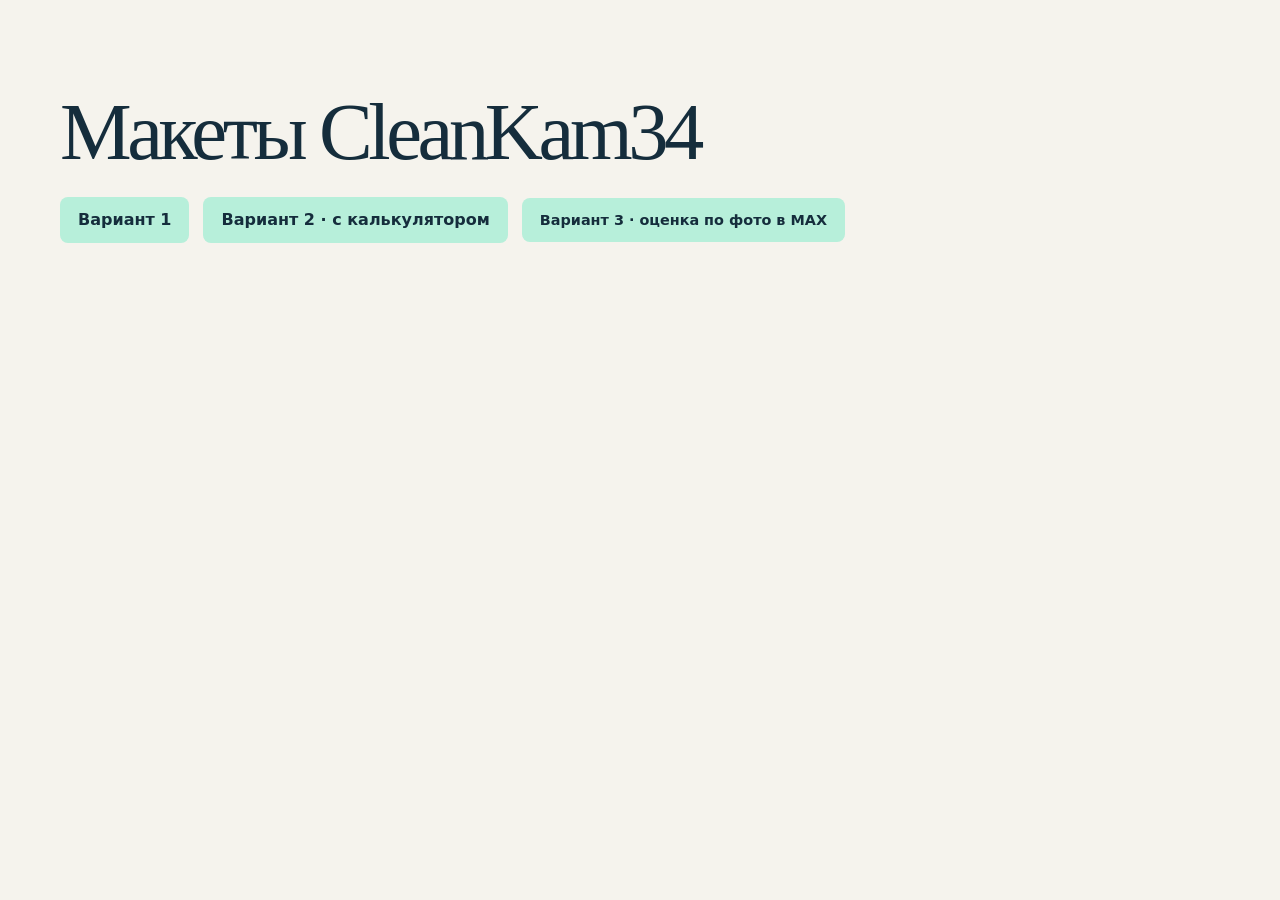
<file: index.html>
<!doctype html>
<html lang="ru">
<meta charset="utf-8">
<meta name="viewport" content="width=device-width, initial-scale=1">
<title>CleanKam34 — три макета</title>
<link rel="stylesheet" href="variant-2/styles.css">
<main class="shell section">
  <h1>Макеты CleanKam34</h1>
  <div class="actions">
    <a class="pill primary" href="variant-1/">Вариант 1</a>
    <a class="pill primary" href="variant-2/">Вариант 2 · с калькулятором</a>
    <a class="pill primary" href="variant-3/">Вариант 3 · оценка по фото в MAX</a>
  </div>
</main>
</html>
</file>
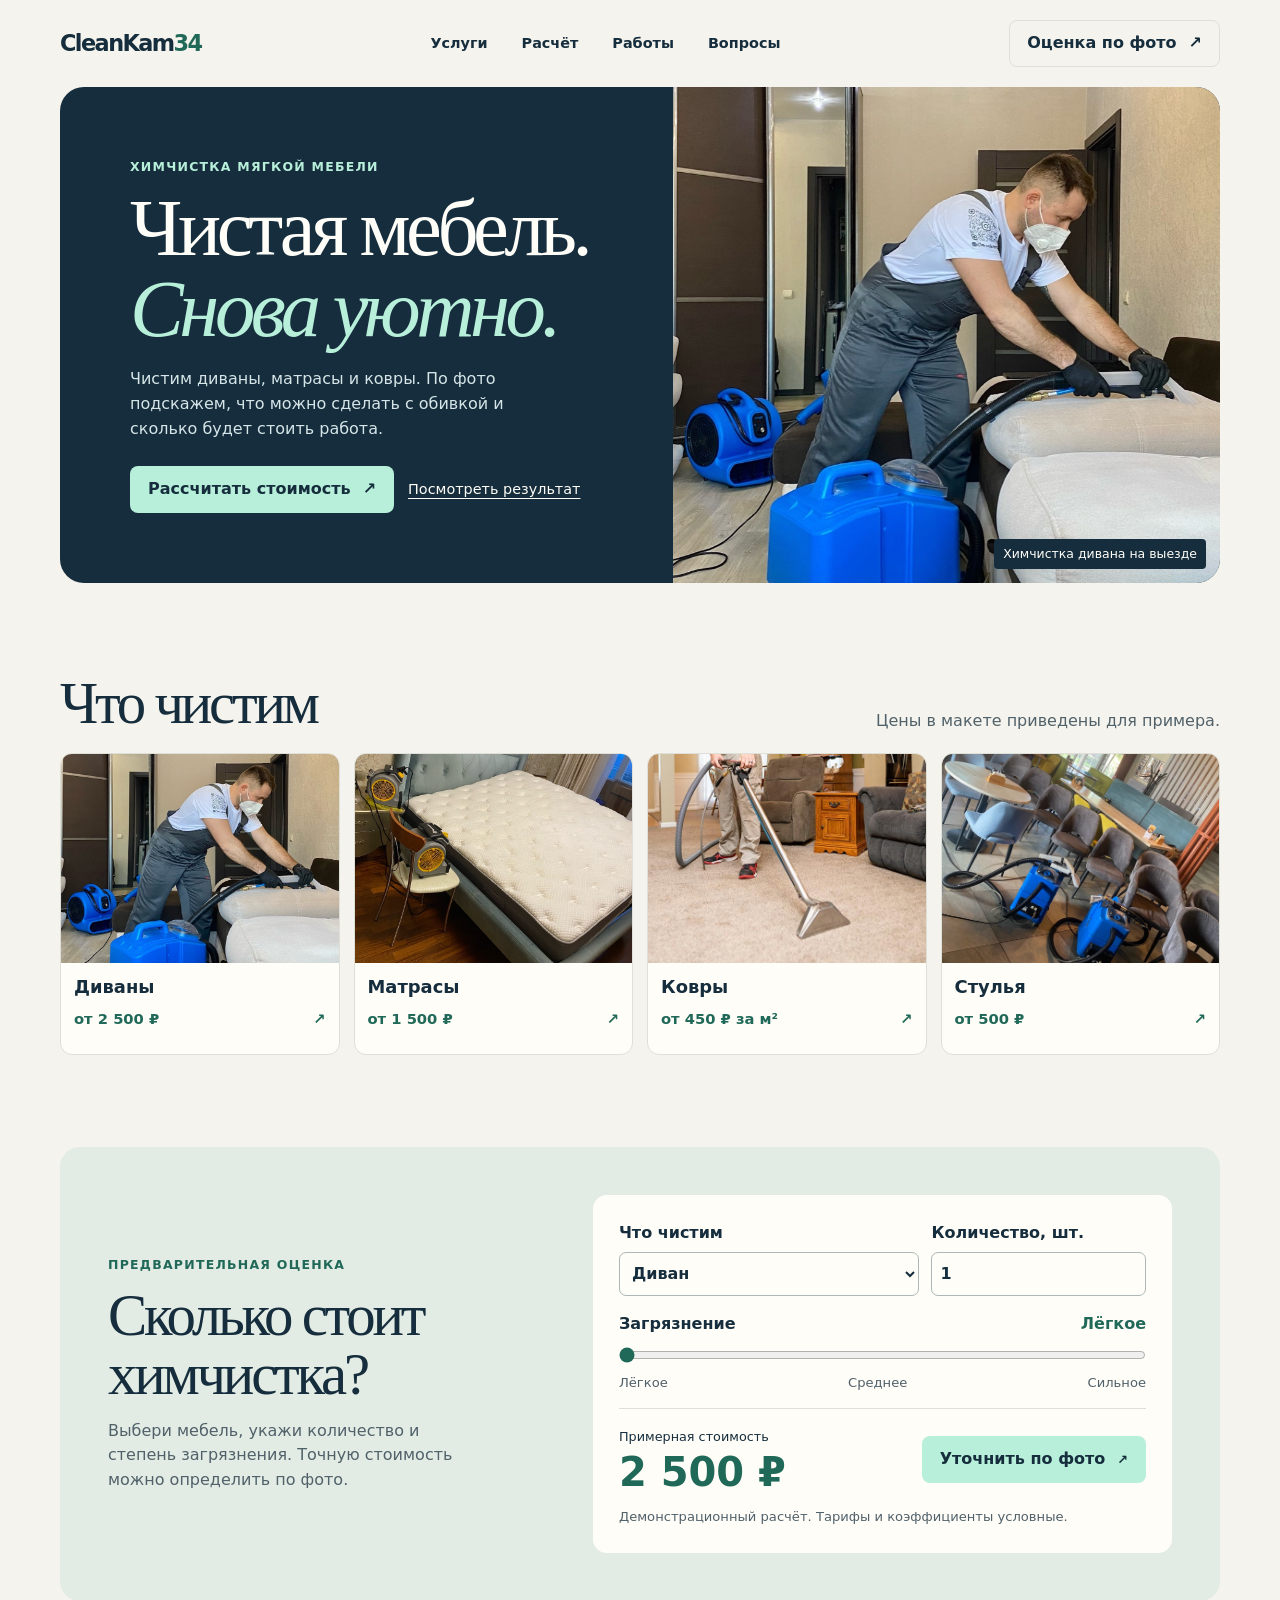
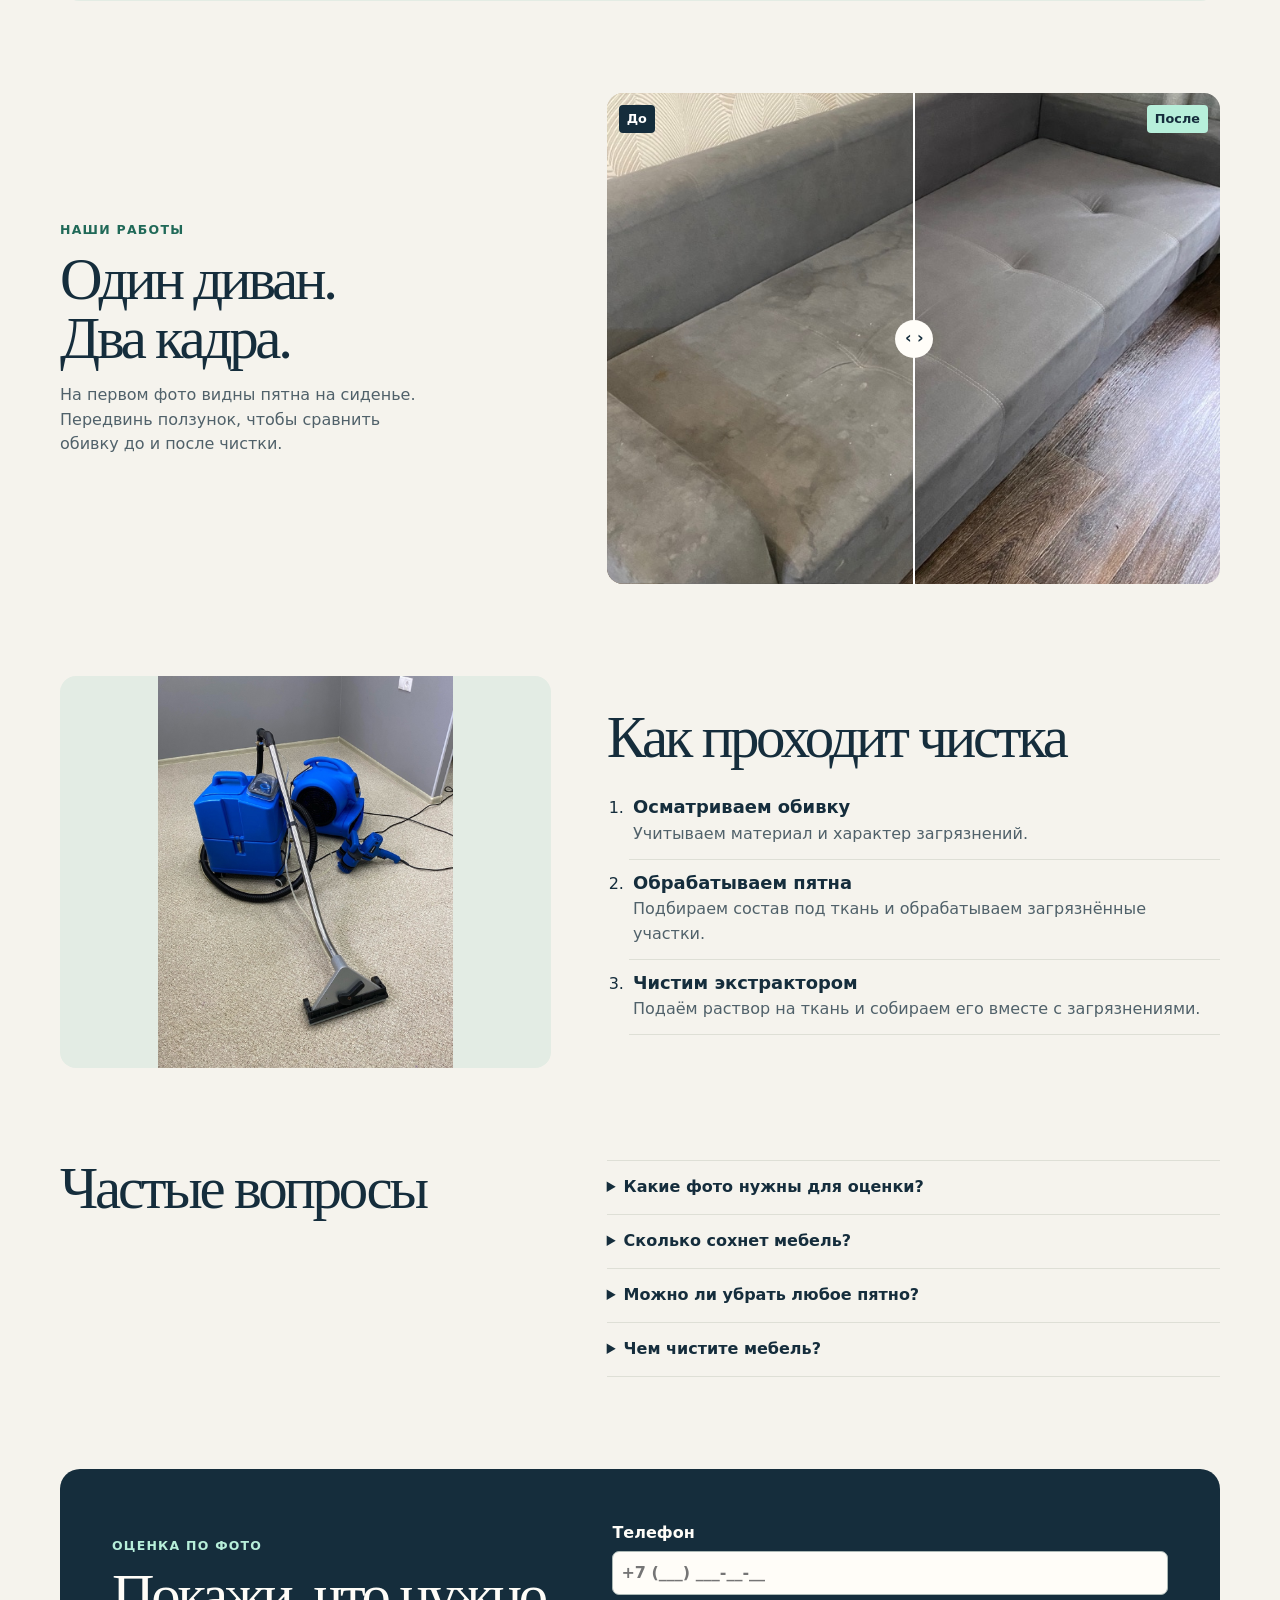
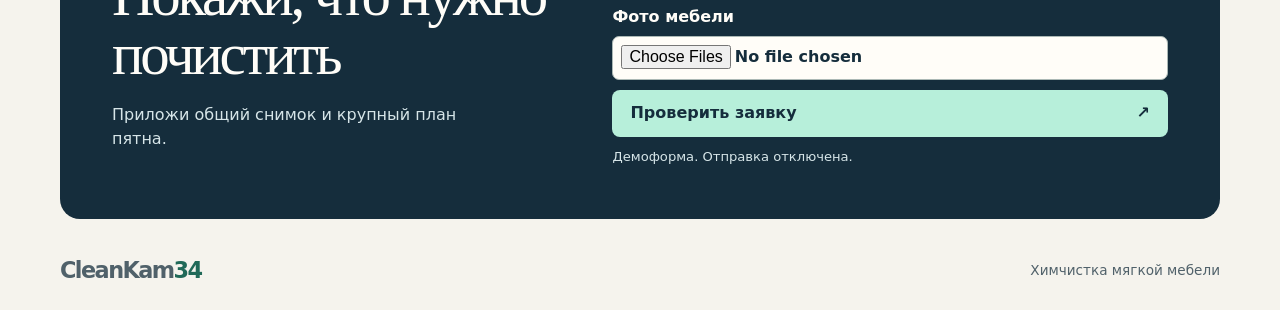
<file: variant-2/index.html>
<!doctype html>
<html lang="ru">
<head>
  <meta charset="utf-8">
  <meta name="viewport" content="width=device-width, initial-scale=1">
  <meta name="description" content="CleanKam34 — химчистка диванов, матрасов и ковров. Примеры работ и предварительная оценка.">
  <title>CleanKam34 — химчистка мебели</title>
  <link rel="stylesheet" href="styles.css">
  <script src="script.js" defer></script>
</head>
<body>
  <header class="shell topbar">
    <a class="brand" href="#top">CleanKam<span>34</span></a>
    <nav aria-label="Основное меню">
      <a href="#services">Услуги</a><a href="#estimate">Расчёт</a><a href="#results">Работы</a><a href="#faq">Вопросы</a>
    </nav>
    <a class="pill header-action" href="#request">Оценка по фото <span aria-hidden="true">↗</span></a>
  </header>
  <main id="top">
    <section class="shell hero" aria-labelledby="hero-title">
      <div class="hero-copy">
        <p class="eyebrow">Химчистка мягкой мебели</p>
        <h1 id="hero-title">Чистая мебель.<br><em>Снова уютно.</em></h1>
        <p>Чистим диваны, матрасы и ковры. По фото подскажем, что можно сделать с обивкой и сколько будет стоить работа.</p>
        <div class="actions"><a class="pill primary" href="#estimate">Рассчитать стоимость <span aria-hidden="true">↗</span></a><a href="#results">Посмотреть результат</a></div>
      </div>
      <figure class="hero-photo">
        <img src="images/sofa-cleaning-master.jpg" alt="Мастер CleanKam34 чистит светлый диван экстрактором" width="899" height="1200" fetchpriority="high">
        <figcaption>Химчистка дивана на выезде</figcaption>
      </figure>
    </section>

    <section class="shell section" id="services">
      <div class="section-heading"><h2>Что чистим</h2><p>Цены в макете приведены для примера.</p></div>
      <div class="services">
        <article><img src="images/sofa-cleaning-master.jpg" alt="Чистка дивана" loading="lazy"><div><h3>Диваны</h3><a href="#estimate" data-service="sofa">от 2 500 ₽ <span aria-hidden="true">↗</span></a></div></article>
        <article><img src="images/mattress-drying.jpg" alt="Матрас и оборудование для сушки" loading="lazy"><div><h3>Матрасы</h3><a href="#estimate" data-service="mattress">от 1 500 ₽ <span aria-hidden="true">↗</span></a></div></article>
        <article><img src="images/carpet-cleaning.jpg" alt="Насадка для чистки коврового покрытия" loading="lazy"><div><h3>Ковры</h3><a href="#estimate" data-service="carpet">от 450 ₽ за м² <span aria-hidden="true">↗</span></a></div></article>
        <article><img src="images/chairs-and-equipment.jpg" alt="Мягкие стулья и оборудование для химчистки" loading="lazy"><div><h3>Стулья</h3><a href="#estimate" data-service="chair">от 500 ₽ <span aria-hidden="true">↗</span></a></div></article>
      </div>
    </section>

    <section class="shell section" id="estimate">
      <div class="estimate-panel">
        <div><p class="eyebrow">Предварительная оценка</p><h2>Сколько стоит<br>химчистка?</h2><p>Выбери мебель, укажи количество и степень загрязнения. Точную стоимость можно определить по фото.</p></div>
        <form id="calculator" class="calculator">
          <div class="calc-fields">
            <label>Что чистим<select id="service"><option value="sofa">Диван</option><option value="mattress">Матрас</option><option value="carpet">Ковёр</option><option value="chair">Стул</option></select></label>
            <label><span id="quantity-label">Количество, шт.</span><input id="quantity" type="number" min="1" max="999" step="1" value="1" required></label>
          </div>
          <label class="range-label" for="dirt">Загрязнение <output id="dirt-label" for="dirt">Лёгкое</output></label>
          <input id="dirt" type="range" min="0" max="2" step="1" value="0" aria-valuetext="Лёгкое">
          <div class="range-scale" aria-hidden="true"><span>Лёгкое</span><span>Среднее</span><span>Сильное</span></div>
          <div class="calc-total"><div><span>Примерная стоимость</span><output id="price" for="service quantity dirt" aria-live="polite">2 500 ₽</output></div><a class="pill primary" href="#request">Уточнить по фото <span aria-hidden="true">↗</span></a></div>
          <p class="note">Демонстрационный расчёт. Тарифы и коэффициенты условные.</p>
        </form>
      </div>
    </section>

    <section class="shell section results" id="results">
      <div><p class="eyebrow">Наши работы</p><h2>Один диван.<br>Два кадра.</h2><p>На первом фото видны пятна на сиденье. Передвинь ползунок, чтобы сравнить обивку до и после чистки.</p></div>
      <div>
        <figure class="comparison" id="comparison">
          <img src="images/client-sofa-after.jpg" alt="Серый диван после химчистки" loading="lazy" width="750" height="1000">
          <img class="before" src="images/client-sofa-before.jpg" alt="Тот же диван с пятнами до химчистки" loading="lazy" width="750" height="1000">
          <span class="before-label">До</span><span class="after-label">После</span>
          <span class="divider" aria-hidden="true"><span>‹ ›</span></span>
          <input id="compare-range" type="range" min="0" max="100" value="50" aria-label="Доля фото до чистки" aria-valuetext="50 процентов">
        </figure>
      </div>
    </section>

    <section class="shell section process" id="process">
      <img src="images/extractor-equipment.jpg" alt="Экстрактор с насадкой и оборудование для сушки" loading="lazy" width="900" height="1200">
      <div><h2>Как проходит чистка</h2><ol>
        <li><h3>Осматриваем обивку</h3><p>Учитываем материал и характер загрязнений.</p></li>
        <li><h3>Обрабатываем пятна</h3><p>Подбираем состав под ткань и обрабатываем загрязнённые участки.</p></li>
        <li><h3>Чистим экстрактором</h3><p>Подаём раствор на ткань и собираем его вместе с загрязнениями.</p></li>
      </ol></div>
    </section>

    <section class="shell section faq" id="faq">
      <h2>Частые вопросы</h2>
      <div>
        <details><summary>Какие фото нужны для оценки?</summary><p>Сделай общий снимок мебели и сфотографируй заметные пятна крупным планом при хорошем свете.</p></details>
        <details><summary>Сколько сохнет мебель?</summary><p>Время зависит от ткани, влажности и проветривания. После чистки мастер подскажет, когда мебелью можно пользоваться.</p></details>
        <details><summary>Можно ли убрать любое пятно?</summary><p>Результат зависит от ткани, состава пятна, его давности и предыдущих попыток чистки.</p></details>
        <details><summary>Чем чистите мебель?</summary><p>Для влажной чистки используем экстрактор. Средство подбираем после осмотра обивки.</p></details>
      </div>
    </section>

    <section class="shell request" id="request">
      <div><p class="eyebrow">Оценка по фото</p><h2>Покажи, что нужно почистить</h2><p>Приложи общий снимок и крупный план пятна.</p></div>
      <form id="request-form">
        <label>Телефон<input type="tel" autocomplete="tel" placeholder="+7 (___) ___-__-__" required></label>
        <label>Фото мебели<input type="file" accept="image/*" multiple></label>
        <button class="pill primary" type="submit">Проверить заявку <span aria-hidden="true">↗</span></button>
        <p class="note">Демоформа. Отправка отключена.</p>
        <p id="form-status" role="status"></p>
      </form>
    </section>
  </main>
  <footer class="shell footer"><a class="brand" href="#top">CleanKam<span>34</span></a><span>Химчистка мягкой мебели</span></footer>
</body>
</html>
</file>
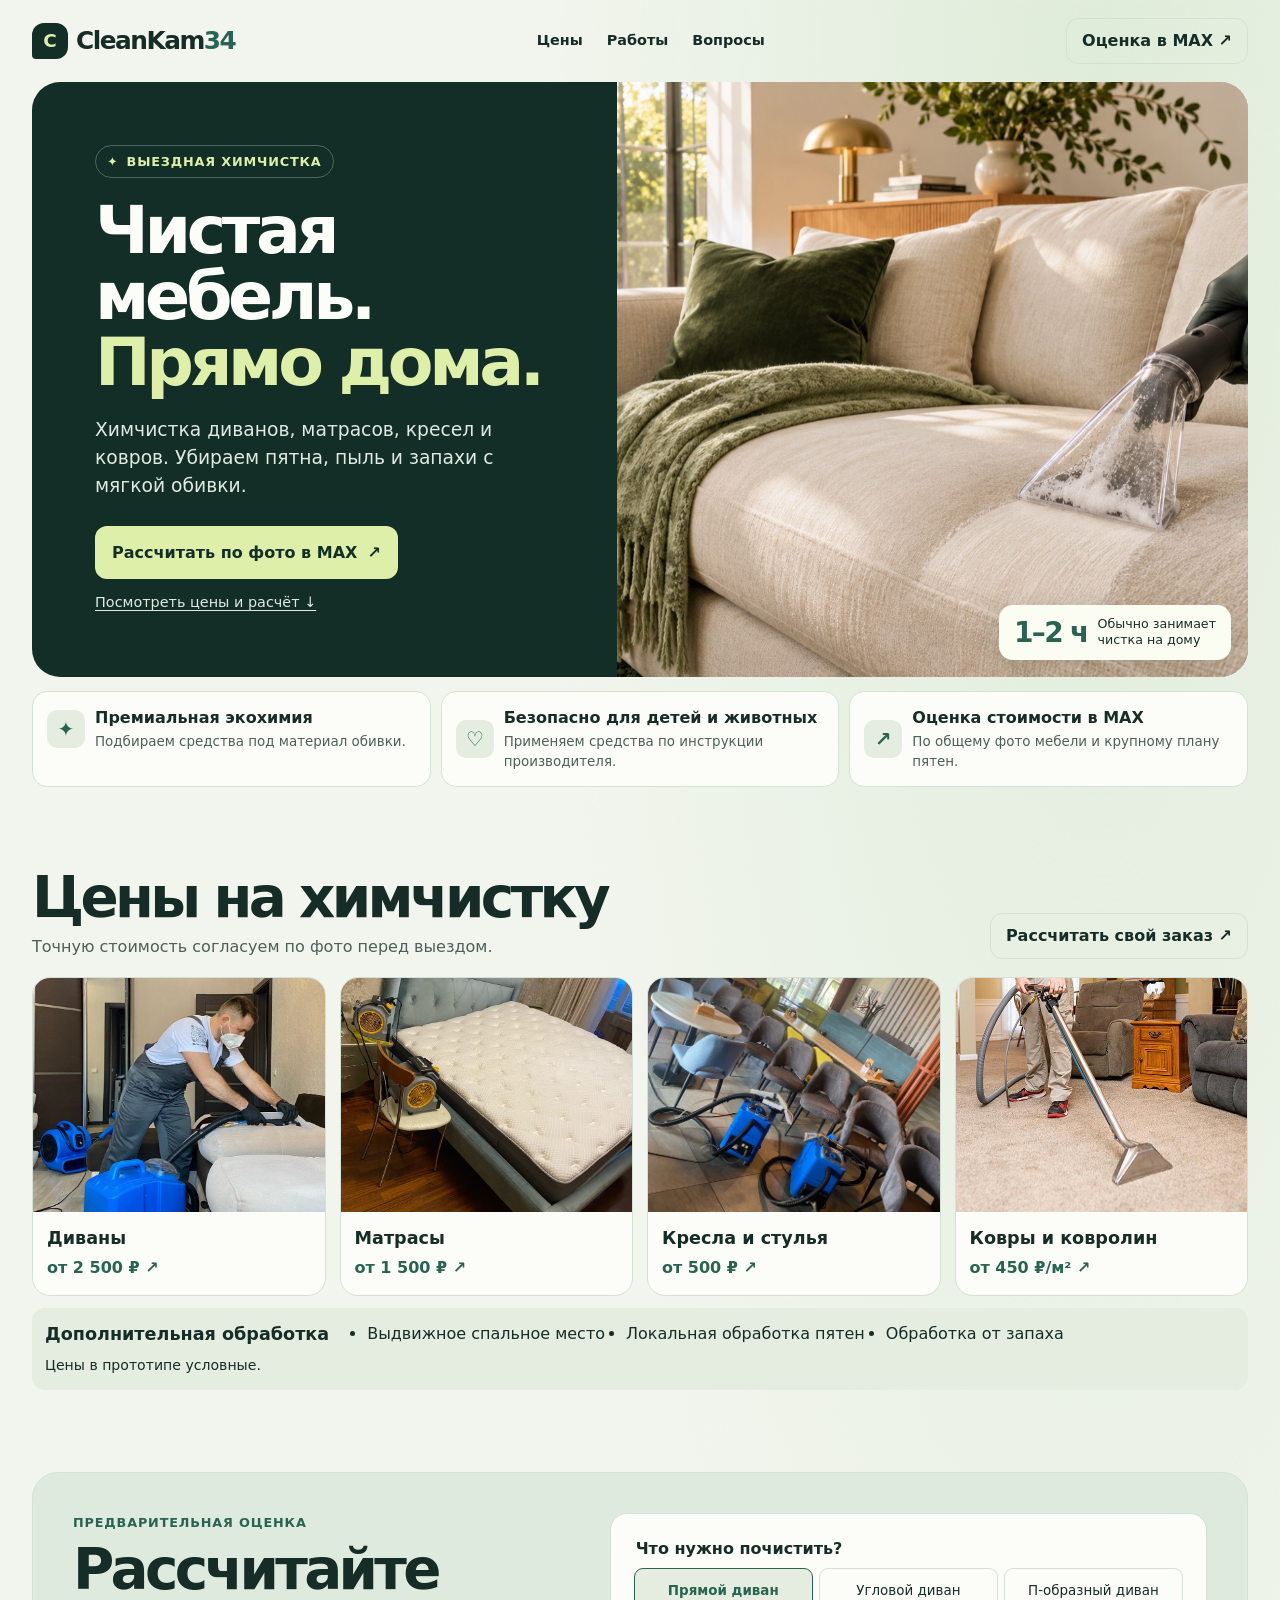
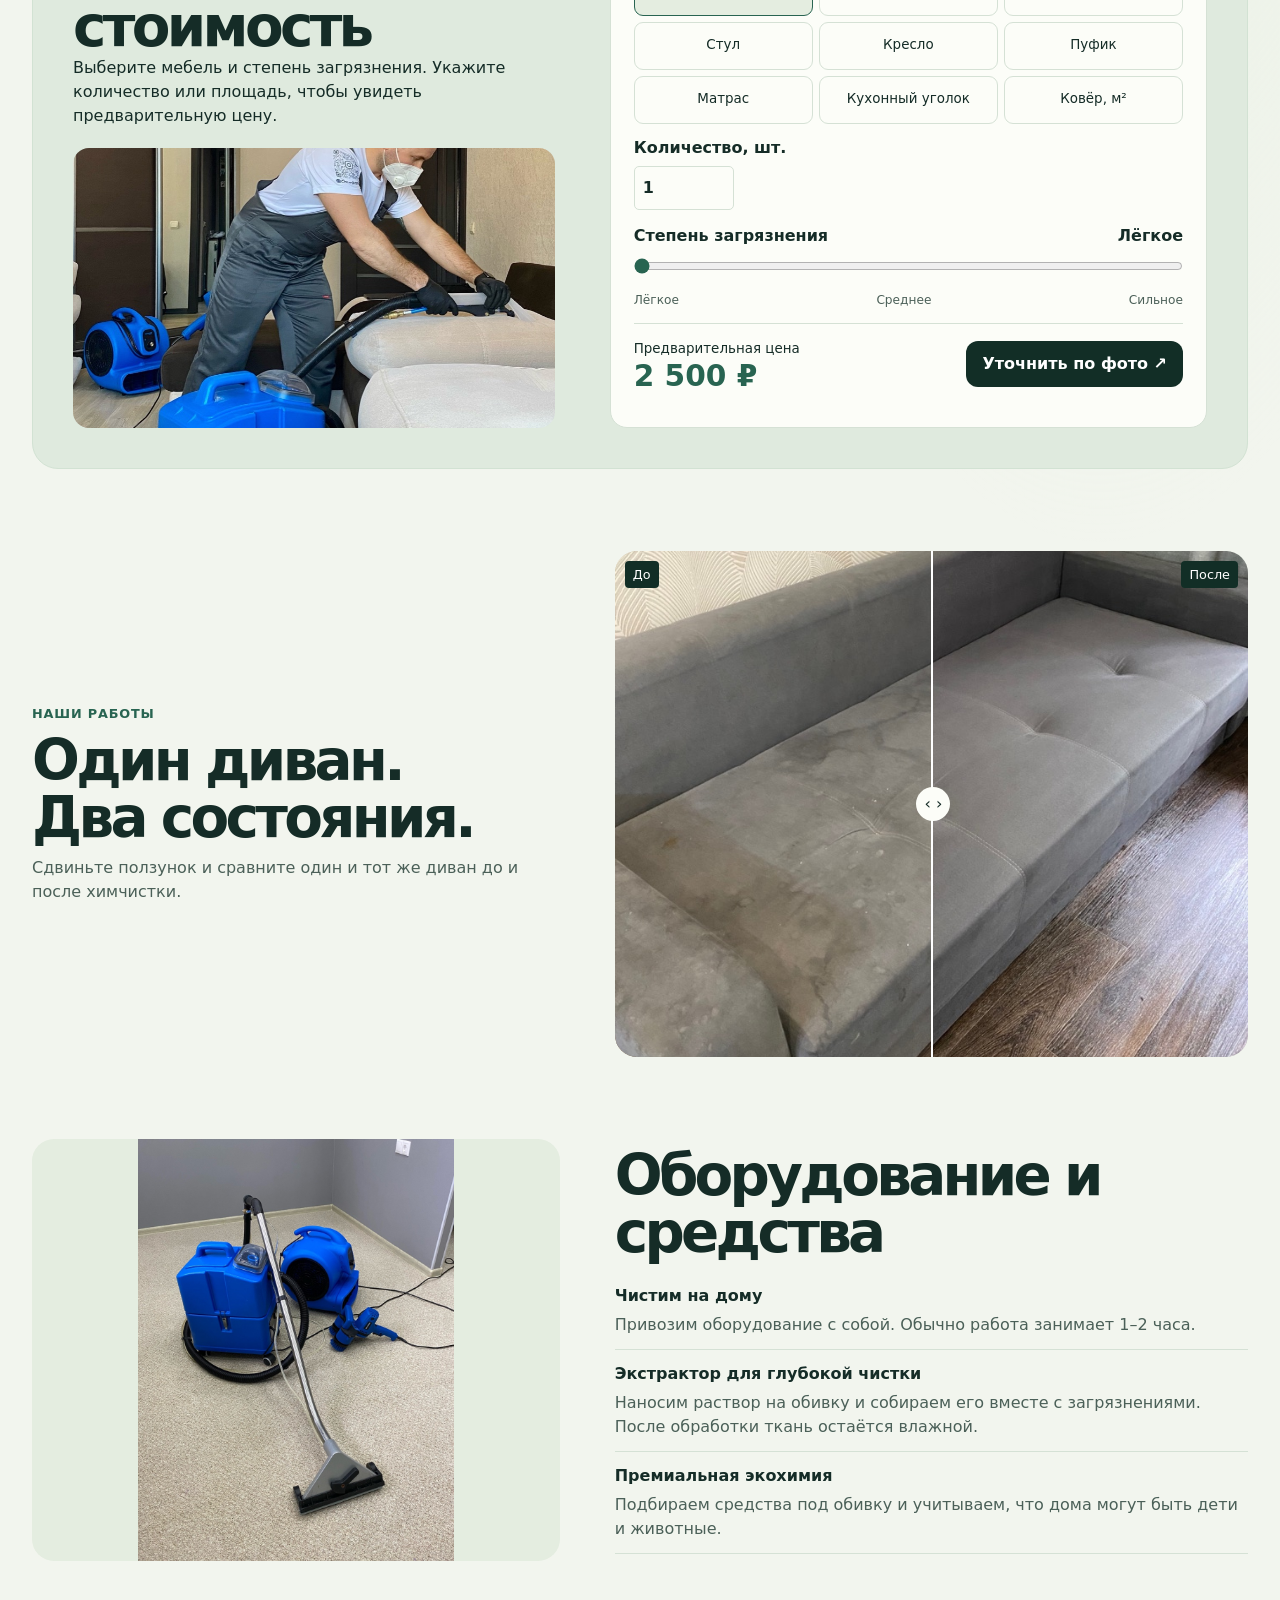
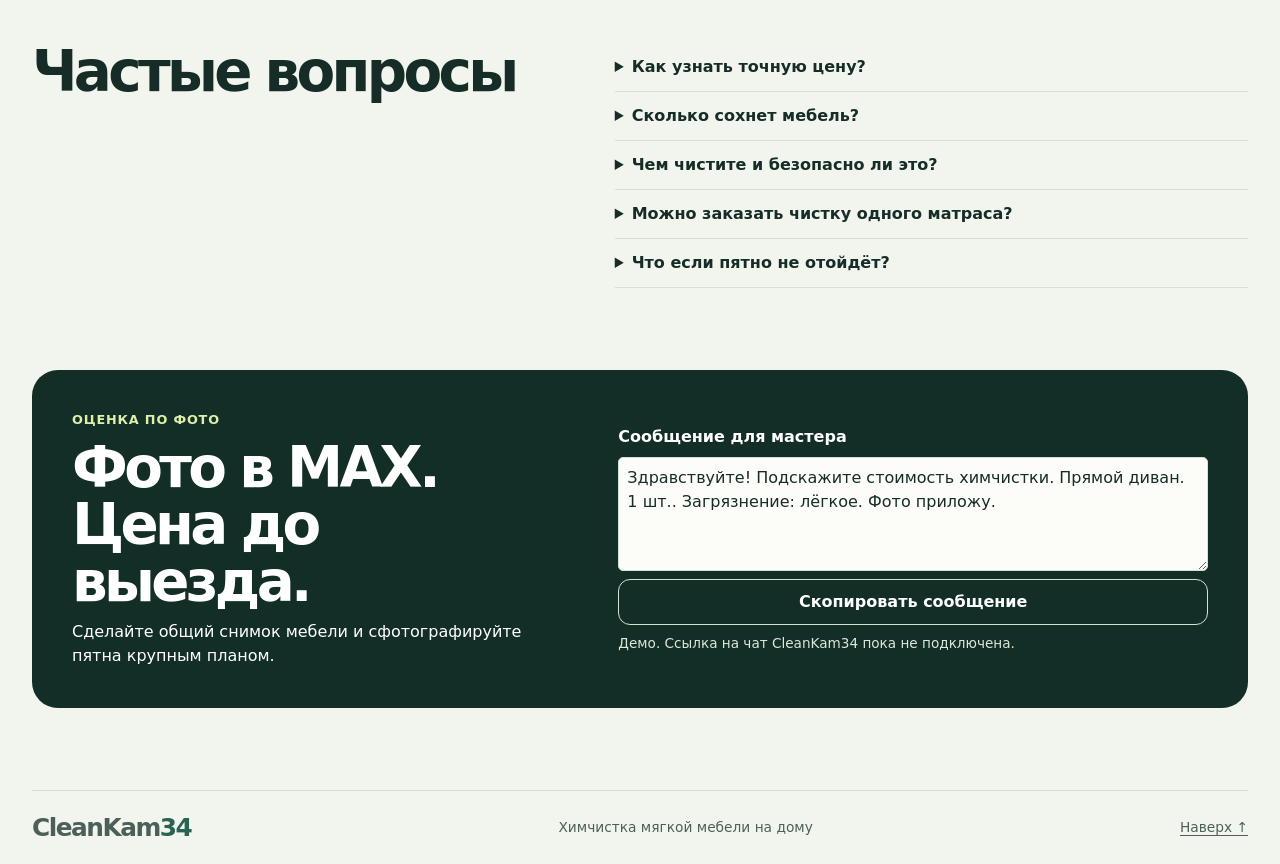
<file: variant-3/index.html>
<!doctype html>
<html lang="ru">
<head>
  <meta charset="utf-8">
  <meta name="viewport" content="width=device-width, initial-scale=1">
  <meta name="description" content="CleanKam34 — химчистка мебели на дому. Премиальная экохимия и оценка стоимости по фото в MAX.">
  <title>CleanKam34 — химчистка мебели на дому</title>
  <link rel="stylesheet" href="styles.css">
  <script src="script.js" defer></script>
</head>
<body>
  <header class="shell top" id="top">
    <a class="brand" href="#top" aria-label="CleanKam34, главная"><span class="brand-mark" aria-hidden="true">C</span> CleanKam<span>34</span></a>
    <nav aria-label="Основное меню"><a href="#prices">Цены</a><a href="#works">Работы</a><a href="#faq">Вопросы</a></nav>
    <a class="button outline" href="#max">Оценка в MAX ↗</a>
  </header>
  <main>
    <section class="shell hero">
      <div class="hero-copy">
        <p class="accent"><span aria-hidden="true">✦</span> Выездная химчистка</p>
        <h1>Чистая мебель.<br><em>Прямо дома.</em></h1>
        <p class="lead">Химчистка диванов, матрасов, кресел и ковров. Убираем пятна, пыль и запахи с мягкой обивки.</p>
        <a class="button primary" href="#max">Рассчитать по фото в MAX <span aria-hidden="true">↗</span></a>
        <a class="hero-secondary" href="#calculator">Посмотреть цены и расчёт ↓</a>
      </div>
      <figure class="hero-photo">
        <img src="images/hero-upholstery.jpg" alt="Химчистка светлой обивки дивана" fetchpriority="high">
        <figcaption><span class="photo-time">1–2 ч</span><span>Обычно занимает<br>чистка на дому</span></figcaption>
      </figure>
    </section>

    <section class="shell promises" aria-label="Преимущества CleanKam34">
      <div><span class="promise-mark" aria-hidden="true">✦</span><strong>Премиальная экохимия</strong><p>Подбираем средства под материал обивки.</p></div>
      <div><span class="promise-mark" aria-hidden="true">♡</span><strong>Безопасно для детей и животных</strong><p>Применяем средства по инструкции производителя.</p></div>
      <div><span class="promise-mark" aria-hidden="true">↗</span><strong>Оценка стоимости в MAX</strong><p>По общему фото мебели и крупному плану пятен.</p></div>
    </section>

    <section class="shell section" id="prices">
      <div class="section-head"><div><h2>Цены на химчистку</h2><p>Точную стоимость согласуем по фото перед выездом.</p></div><a class="button outline" href="#calculator">Рассчитать свой заказ ↗</a></div>
      <div class="service-grid">
        <article><img src="images/sofa-cleaning-master.jpg" alt="Чистка дивана" loading="lazy"><h3>Диваны</h3><a href="#calculator" data-service="sofa">от 2 500 ₽ ↗</a></article>
        <article><img src="images/mattress-drying.jpg" alt="Матрас и оборудование для сушки" loading="lazy"><h3>Матрасы</h3><a href="#calculator" data-service="mattress">от 1 500 ₽ ↗</a></article>
        <article><img src="images/chairs-and-equipment.jpg" alt="Мягкие стулья и оборудование" loading="lazy"><h3>Кресла и стулья</h3><a href="#calculator" data-service="chair">от 500 ₽ ↗</a></article>
        <article><img src="images/carpet-cleaning.jpg" alt="Чистка коврового покрытия" loading="lazy"><h3>Ковры и ковролин</h3><a href="#calculator" data-service="carpet">от 450 ₽/м² ↗</a></article>
      </div>
      <div class="extras">
        <h3>Дополнительная обработка</h3>
        <ul><li>Выдвижное спальное место</li><li>Локальная обработка пятен</li><li>Обработка от запаха</li></ul>
        <p>Цены в прототипе условные.</p>
      </div>
    </section>

    <section class="shell section calculator" id="calculator">
      <div class="calc-intro"><p class="accent">Предварительная оценка</p><h2>Рассчитайте стоимость</h2><p>Выберите мебель и степень загрязнения. Укажите количество или площадь, чтобы увидеть предварительную цену.</p><figure class="calc-photo"><img id="estimate-image" src="images/sofa-cleaning-master.jpg" alt="Пример химчистки дивана" loading="lazy"></figure></div>
      <form id="estimate-form">
        <fieldset><legend>Что нужно почистить?</legend>
          <div class="choices">
            <label><input type="radio" name="service" value="sofa" checked><span>Прямой диван</span></label>
            <label><input type="radio" name="service" value="corner"><span>Угловой диван</span></label>
            <label><input type="radio" name="service" value="u-sofa"><span>П-образный диван</span></label>
            <label><input type="radio" name="service" value="chair"><span>Стул</span></label>
            <label><input type="radio" name="service" value="armchair"><span>Кресло</span></label>
            <label><input type="radio" name="service" value="ottoman"><span>Пуфик</span></label>
            <label><input type="radio" name="service" value="mattress"><span>Матрас</span></label>
            <label><input type="radio" name="service" value="kitchen"><span>Кухонный уголок</span></label>
            <label><input type="radio" name="service" value="carpet"><span>Ковёр, м²</span></label>
          </div>
        </fieldset>
        <label class="stack quantity"><span id="quantity-label">Количество, шт.</span><input id="quantity" type="number" min="1" max="999" step="1" value="1" required></label>
        <label class="dirt-label" for="dirt">Степень загрязнения <output id="dirt-label" for="dirt">Лёгкое</output></label>
        <input class="dirt" id="dirt" type="range" min="0" max="2" value="0" aria-valuetext="Лёгкое">
        <div class="range-scale" aria-hidden="true"><span>Лёгкое</span><span>Среднее</span><span>Сильное</span></div>
        <div class="total"><div><span>Предварительная цена</span><output id="price" aria-live="polite">2 500 ₽</output></div><a class="button primary" href="#max">Уточнить по фото ↗</a></div>
      </form>
    </section>

    <section class="shell section work" id="works">
      <div><p class="accent">Наши работы</p><h2>Один диван.<br>Два состояния.</h2><p>Сдвиньте ползунок и сравните один и тот же диван до и после химчистки.</p></div>
      <figure class="comparison" id="comparison">
        <img src="images/client-sofa-after.jpg" alt="Диван после чистки" width="750" height="1000" loading="lazy">
        <img class="before" src="images/client-sofa-before.jpg" alt="Диван до чистки" width="750" height="1000" loading="lazy">
        <span class="tag start">До</span><span class="tag end">После</span><span class="divider" aria-hidden="true"><span>‹ ›</span></span>
        <input id="compare" type="range" min="0" max="100" value="50" aria-label="Доля фотографии до чистки">
      </figure>
    </section>

    <section class="shell section process" id="process">
      <figure><img src="images/extractor-equipment.jpg" alt="Экстрактор и оборудование для сушки" width="900" height="1200" loading="lazy"></figure>
      <div><h2>Оборудование и средства</h2>
        <dl>
          <div><dt>Чистим на дому</dt><dd>Привозим оборудование с собой. Обычно работа занимает 1–2 часа.</dd></div>
          <div><dt>Экстрактор для глубокой чистки</dt><dd>Наносим раствор на обивку и собираем его вместе с загрязнениями. После обработки ткань остаётся влажной.</dd></div>
          <div><dt>Премиальная экохимия</dt><dd>Подбираем средства под обивку и учитываем, что дома могут быть дети и животные.</dd></div>
        </dl>
      </div>
    </section>

    <section class="shell section faq" id="faq">
      <h2>Частые вопросы</h2>
      <div>
        <details><summary>Как узнать точную цену?</summary><p>Пришлите в MAX общий снимок мебели и крупные планы загрязнений. По фото оценим объём работы.</p></details>
        <details><summary>Сколько сохнет мебель?</summary><p>Это зависит от материала, влажности и проветривания. 1–2 часа — ориентир по времени чистки. Сушка занимает дополнительное время.</p></details>
        <details><summary>Чем чистите и безопасно ли это?</summary><p>Используем экстрактор и премиальные средства, выбранные под ткань. Соблюдаем инструкцию. Пользоваться мебелью можно после полного высыхания.</p></details>
        <details><summary>Можно заказать чистку одного матраса?</summary><p>Пришлите фото и размеры матраса. Уточним стоимость и условия выезда.</p></details>
        <details><summary>Что если пятно не отойдёт?</summary><p>Результат зависит от ткани, давности пятна и предыдущих попыток его вывести. После осмотра объясним, чего ожидать.</p></details>
      </div>
    </section>

    <section class="shell section max" id="max">
      <div><p class="accent">Оценка по фото</p><h2>Фото в MAX.<br>Цена до выезда.</h2><p>Сделайте общий снимок мебели и сфотографируйте пятна крупным планом.</p></div>
      <div class="max-box">
        <label class="stack" for="message">Сообщение для мастера</label>
        <textarea id="message" rows="4"></textarea>
        <a class="button primary" id="max-link" hidden>Написать в MAX ↗</a>
        <button type="button" class="button outline" id="copy-message">Скопировать сообщение</button>
        <p id="max-note">Демо. Ссылка на чат CleanKam34 пока не подключена.</p>
        <p id="copy-status" role="status"></p>
      </div>
    </section>
  </main>
  <footer class="shell footer"><a class="brand" href="#top">CleanKam<span>34</span></a><span>Химчистка мягкой мебели на дому</span><a href="#top">Наверх ↑</a></footer>
</body>
</html>
</file>
<file: variant-2/styles.css>
:root {
  color-scheme: light;
  --paper: #f5f3ed;
  --white: #fffdf8;
  --ink: #152d3c;
  --muted: #50616a;
  --line: #dedfd6;
  --mint: #b7efda;
  --teal: #206958;
  font: 16px/1.55 system-ui, sans-serif;
  color: var(--ink);
  background: var(--paper);
}
* { box-sizing: border-box; }
html { scroll-behavior: smooth; }
body, figure, h1, h2, h3, p { margin: 0; }
img { display: block; max-width: 100%; }
a { color: inherit; text-underline-offset: .25em; }
:focus-visible { outline: 3px solid #297966; outline-offset: 4px; }
section[id] { scroll-margin-top: 24px; }
.shell { width: min(1160px, calc(100% - 48px)); margin-inline: auto; }
.topbar, .footer { display: flex; align-items: center; justify-content: space-between; gap: 16px; padding-block: 20px; }
.brand { font-size: 1.4rem; line-height: 1; font-weight: 850; letter-spacing: -.07em; text-decoration: none; }
.brand span { color: var(--teal); }
nav { display: flex; gap: clamp(12px, 3vw, 34px); font-size: .9rem; font-weight: 650; }
nav a { text-decoration: none; }
nav a:hover { text-decoration: underline; }
.pill { display: inline-flex; align-items: center; justify-content: space-between; gap: 12px; min-height: 44px; padding: 10px 17px; border: 1px solid transparent; border-radius: 8px; color: var(--ink); font: inherit; font-weight: 720; text-decoration: none; cursor: pointer; }
.header-action { border-color: var(--line); }
.header-action:hover { background: var(--white); }
.primary { background: var(--mint); }
.primary:hover { background: #cef6e8; }
.hero { display: grid; grid-template-columns: 1.12fr 1fr; min-height: 480px; overflow: hidden; border-radius: 24px; background: var(--ink); color: var(--white); }
.hero-copy { align-self: center; padding: clamp(30px, 5.5vw, 70px); }
.eyebrow { margin-bottom: 12px; color: var(--teal); font-size: .78rem; font-weight: 750; letter-spacing: .1em; text-transform: uppercase; }
.hero .eyebrow, .request .eyebrow { color: var(--mint); }
h1, h2 { font-family: Georgia, serif; font-weight: 400; line-height: 1; letter-spacing: -.055em; }
h1 { font-size: clamp(3rem, 6.3vw, 6rem); }
h1 em { color: var(--mint); font-weight: inherit; }
h2 { font-size: clamp(2.25rem, 4.6vw, 4rem); }
h3 { font-size: 1.12rem; line-height: 1.2; }
.hero-copy > p:not(.eyebrow), .request > div > p:not(.eyebrow) { max-width: 38ch; margin-top: 18px; color: #d6e5e8; }
.actions { display: flex; align-items: center; flex-wrap: wrap; gap: 14px; margin-top: 24px; }
.actions > a:last-child { font-size: .9rem; }
.hero-photo { position: relative; min-height: 350px; }
.hero-photo img { position: absolute; inset: 0; width: 100%; height: 100%; object-fit: cover; object-position: center 65%; }
.hero-photo figcaption { position: absolute; right: 14px; bottom: 14px; padding: 5px 9px; border-radius: 4px; background: var(--ink); font-size: .78rem; }
.section { margin-block: clamp(52px, 8vw, 92px); }
.section-heading { display: flex; align-items: end; justify-content: space-between; flex-wrap: wrap; gap: 12px; margin-bottom: 20px; }
.section-heading p, .results p:not(.eyebrow), .estimate-panel > div > p:not(.eyebrow), .process li p, details p { color: var(--muted); }
.services { display: grid; grid-template-columns: repeat(4, minmax(0, 1fr)); gap: 14px; }
.services article { overflow: hidden; border: 1px solid var(--line); border-radius: 12px; background: var(--white); }
.services img { width: 100%; aspect-ratio: 4 / 3; object-fit: cover; object-position: center 62%; }
.services article div { padding: 13px; }
.services a { display: flex; justify-content: space-between; align-items: center; gap: 3px; min-height: 44px; color: var(--teal); font-size: .92rem; font-weight: 750; text-decoration: none; }
.services a:hover { text-decoration: underline; }
.estimate-panel { display: grid; grid-template-columns: 1fr 1.35fr; align-items: center; gap: clamp(18px, 5vw, 56px); padding: clamp(20px, 4vw, 48px); border-radius: 20px; background: #e3ece4; }
.estimate-panel > div > p:last-child, .results p:last-child { max-width: 36ch; margin-top: 14px; }
.calculator { padding: clamp(15px, 3vw, 26px); border-radius: 14px; background: var(--white); }
.calc-fields { display: grid; grid-template-columns: 1.4fr 1fr; gap: 12px; }
label { display: grid; gap: 6px; font-weight: 650; }
input:not([type=range]), select { width: 100%; min-width: 0; min-height: 44px; padding: 8px; border: 1px solid #abb8b5; border-radius: 7px; background: var(--white); color: var(--ink); font: inherit; }
.range-label, .range-scale, .calc-total { display: flex; align-items: center; justify-content: space-between; gap: 8px; }
.range-label { margin-top: 16px; }
#dirt-label { color: var(--teal); }
#dirt { display: block; width: 100%; height: 36px; margin: 0; accent-color: var(--teal); }
.range-scale, .note { color: var(--muted); font-size: .82rem; }
.calc-total { flex-wrap: wrap; margin-top: 15px; padding-top: 15px; border-top: 1px solid var(--line); }
.calc-total span { font-size: .8rem; }
#price { display: block; color: var(--teal); font-size: clamp(1.6rem, 5vw, 2.5rem); font-weight: 780; line-height: 1.15; }
.calculator .note { margin-top: 12px; }
.results, .process, .faq, .request { display: grid; grid-template-columns: 1fr 1.25fr; gap: clamp(18px, 5vw, 56px); }
.results, .process, .request { align-items: center; }
.comparison { --split: 50%; position: relative; isolation: isolate; overflow: hidden; aspect-ratio: 5 / 4; border-radius: 16px; background: #dedfd6; }
.comparison img { position: absolute; inset: 0; width: 100%; height: 100%; object-fit: cover; object-position: center 61%; }
.comparison .before { clip-path: inset(0 calc(100% - var(--split)) 0 0); }
.before-label, .after-label { position: absolute; top: 12px; padding: 4px 8px; border-radius: 4px; font-size: .8rem; font-weight: 700; }
.before-label { left: 12px; background: var(--ink); color: white; }
.after-label { right: 12px; background: var(--mint); }
.divider { position: absolute; top: 0; bottom: 0; left: var(--split); border-left: 2px solid white; }
.divider span { position: absolute; top: 50%; left: -1px; transform: translate(-50%, -50%); width: 38px; height: 38px; display: grid; place-items: center; border-radius: 50%; background: var(--white); font-weight: 800; }
#compare-range { position: absolute; inset: 0; width: 100%; height: 100%; margin: 0; opacity: 0; cursor: ew-resize; }
.comparison:focus-within { outline: 3px solid var(--teal); outline-offset: 4px; }
.process > img { width: 100%; aspect-ratio: 5 / 4; height: auto; object-fit: contain; border-radius: 16px; background: #e3ece4; }
.process ol { padding-left: 1.4rem; margin-bottom: 0; }
.process li { padding: 12px 4px; border-bottom: 1px solid var(--line); }
.process li p { margin-top: 4px; }
details { border-bottom: 1px solid var(--line); }
details:first-child { border-top: 1px solid var(--line); }
summary { padding: 14px 0; cursor: pointer; font-weight: 700; }
details p { padding-bottom: 14px; }
.request { padding: clamp(20px, 5vw, 52px); background: var(--ink); color: var(--white); border-radius: 20px; }
.request form { display: grid; gap: 10px; min-width: 0; }
.request .note, #form-status { color: #d6e5e8; }
#form-status:empty { display: none; }
.footer { margin-top: 20px; padding-bottom: 28px; color: var(--muted); font-size: .85rem; }
@media (max-width: 760px) {
  .shell { width: calc(100% - 32px); }
  .topbar { flex-wrap: wrap; }
  nav { order: 3; width: 100%; flex-wrap: wrap; }
  .hero, .estimate-panel, .results, .process, .faq, .request { grid-template-columns: 1fr; }
  .hero-photo { min-height: 0; aspect-ratio: 4 / 3; }
  .services { grid-template-columns: repeat(2, minmax(0, 1fr)); }
  .process > img { order: 1; }
}
@media (max-width: 380px) {
  .hero-copy { padding: 23px; }
  h1 { font-size: 2.55rem; }
  .calc-fields { grid-template-columns: 1fr; }
}
@media (prefers-reduced-motion: reduce) { html { scroll-behavior: auto; } }
</file>
<file: variant-3/styles.css>
:root {
  color-scheme: light;
  --paper: #f2f5ee;
  --card: #fcfdf8;
  --ink: #152c27;
  --muted: #4b6058;
  --accent: #286451;
  --strong: #122e26;
  --soft: #e4ede0;
  --line: #d5e1d5;
  --lime: #deefaa;
  font: 16px/1.5 system-ui, sans-serif;
  background: var(--paper);
  color: var(--ink);
}
* { box-sizing: border-box; }
html { scroll-behavior: smooth; }
body, h1, h2, h3, p, figure, dd, dl { margin: 0; }
a { color: inherit; text-underline-offset: .2em; }
img { display: block; width: 100%; }
[hidden] { display: none !important; }
:focus-visible { outline: 3px solid #a074c5; outline-offset: 3px; }
section[id] { scroll-margin: 18px; }
.shell { width: min(1100px, calc(100% - 44px)); margin-inline: auto; }
.top, .footer { display: flex; align-items: center; justify-content: space-between; gap: 14px; padding-block: 18px; }
.brand { font-size: 1.4rem; font-weight: 800; letter-spacing: -.06em; white-space: nowrap; text-decoration: none; }
.brand span, .accent, .hero h1 em { color: var(--accent); }
nav { display: flex; flex-wrap: wrap; gap: 15px 24px; font-size: .9rem; }
nav a { text-decoration: none; }
nav a:hover { text-decoration: underline; }
.button { display: inline-flex; align-items: center; justify-content: center; min-height: 44px; padding: 10px 15px; border: 1px solid transparent; border-radius: 6px; font: inherit; font-weight: 725; text-align: center; text-decoration: none; cursor: pointer; }
.primary { background: var(--accent); color: white; }
.primary:hover { background: var(--strong); }
.outline { background: transparent; border-color: var(--line); color: inherit; }
.outline:hover { background: var(--soft); color: var(--ink); }
.hero { display: grid; grid-template-columns: 1.2fr 1fr; overflow: hidden; border: 1px solid var(--line); border-radius: 10px; background: var(--card); }
.hero-copy { padding: clamp(22px, 5vw, 56px); }
.accent { margin-bottom: 9px; font-size: .8rem; font-weight: 760; letter-spacing: .065em; text-transform: uppercase; }
h1, h2 { font-family: Georgia, serif; font-weight: 400; line-height: 1.06; letter-spacing: -.045em; }
h1 { max-width: 13ch; font-size: clamp(2.65rem, 6vw, 5.3rem); }
h1 em { display: block; }
h2 { font-size: clamp(2.1rem, 4.5vw, 3.6rem); }
h3 { font-size: 1.1rem; }
.lead { max-width: 43ch; margin-top: 16px; color: var(--muted); }
.hero-photo { position: relative; background: var(--soft); }
.hero-photo img { height: 100%; position: absolute; object-fit: cover; object-position: 50% 66%; }
.hero-photo figcaption { position: absolute; bottom: 12px; right: 12px; padding: 5px 8px; border-radius: 4px; background: var(--strong); color: white; font-size: .8rem; }
.section { margin-block: clamp(42px, 7vw, 82px); }
.section-head { margin-bottom: 18px; }
.section-head p, .work p:not(.accent), .calc-intro p:last-child, .max > div > p:last-child { margin-top: 9px; }
.section-head p, .calc-intro p:last-child, .work p:not(.accent), dd, details p { color: var(--muted); }
.service-grid { display: grid; grid-template-columns: repeat(4, minmax(0, 1fr)); gap: 12px; }
.service-grid article { overflow: hidden; background: var(--card); border: 1px solid var(--line); border-radius: 8px; }
.service-grid img { aspect-ratio: 4/3; object-fit: cover; object-position: center 64%; }
.service-grid h3 { padding: 10px 11px 0; }
.service-grid a { display: block; min-height: 44px; padding: 5px 11px 10px; color: var(--accent); font-weight: 700; }
.extras { display: flex; flex-wrap: wrap; align-items: center; gap: 8px 18px; margin-top: 12px; padding: 13px; border-left: 3px solid #b594cf; background: var(--soft); }
.extras ul { display: flex; flex-wrap: wrap; gap: 3px 21px; margin: 0; padding-left: 20px; }
.extras p { font-size: .88rem; }
.calculator, .work, .process, .faq, .max { display: grid; grid-template-columns: 1fr 1.2fr; gap: clamp(18px, 5vw, 55px); }
.calculator, .max { padding: clamp(18px, 4vw, 40px); border-radius: 10px; }
.calculator { background: var(--soft); }
#estimate-form { padding: clamp(14px, 3vw, 23px); border: 1px solid var(--line); border-radius: 8px; background: var(--card); }
fieldset { min-width: 0; margin: 0; padding: 0; border: 0; }
legend, .stack, .dirt-label { font-weight: 700; }
.choices { display: grid; grid-template-columns: repeat(3, minmax(0, 1fr)); gap: 6px; margin-top: 7px; }
.choices label { display: grid; position: relative; min-width: 0; cursor: pointer; }
.choices input { position: absolute; opacity: 0; }
.choices span { display: grid; place-items: center; min-height: 48px; padding: 5px; border: 1px solid var(--line); border-radius: 6px; text-align: center; font-size: .84rem; overflow-wrap: anywhere; }
.choices input:checked + span { border-color: var(--accent); background: var(--soft); color: var(--accent); font-weight: 750; }
.choices input:focus-visible + span { outline: 2px solid var(--accent); outline-offset: 1px; }
.stack { display: grid; gap: 6px; }
.quantity { margin-top: 12px; }
#quantity, textarea { min-height: 44px; padding: 8px; border: 1px solid var(--line); border-radius: 5px; font: inherit; color: var(--ink); background: var(--card); }
#quantity { width: 100px; }
.dirt-label, .range-scale, .total { display: flex; justify-content: space-between; align-items: center; flex-wrap: wrap; gap: 6px; }
.dirt-label { margin-top: 14px; }
.dirt { width: 100%; margin: 0; height: 36px; accent-color: var(--accent); }
.range-scale { font-size: .76rem; color: var(--muted); }
.total { margin-top: 14px; padding-top: 12px; border-top: 1px solid var(--line); }
.total span { font-size: .84rem; }
#price { display: block; color: var(--accent); font-size: 1.85rem; line-height: 1.1; font-weight: 800; }
.work, .process, .max { align-items: center; }
.comparison { --split: 50%; position: relative; isolation: isolate; overflow: hidden; aspect-ratio: 5/4; border-radius: 9px; background: var(--soft); }
.comparison img { position: absolute; height: 100%; object-fit: cover; object-position: 50% 61%; }
.before { clip-path: inset(0 calc(100% - var(--split)) 0 0); }
.tag { position: absolute; top: 10px; padding: 4px 8px; border-radius: 4px; background: var(--strong); color: white; font-size: .8rem; }
.start { left: 10px; }
.end { right: 10px; }
.divider { position: absolute; inset-block: 0; left: var(--split); border-left: 2px solid white; }
.divider span { display: grid; place-items: center; position: absolute; top: 50%; width: 34px; height: 34px; transform: translate(-50%, -50%); border-radius: 50%; background: var(--card); }
#compare { position: absolute; inset: 0; width: 100%; height: 100%; margin: 0; opacity: 0; cursor: ew-resize; }
.comparison:focus-within { outline: 3px solid var(--accent); outline-offset: 4px; }
.process img { height: auto; aspect-ratio: 5/4; object-fit: contain; background: var(--soft); border-radius: 9px; }
.process dl { margin-top: 10px; }
.process dl div, details { padding: 12px 0; border-bottom: 1px solid var(--line); }
dt, summary { font-weight: 730; }
summary { cursor: pointer; }
details p, dd { margin-top: 5px; }
.max { background: var(--strong); color: white; }
.max .accent { color: #e4c6fa; }
.max-box { display: grid; gap: 8px; min-width: 0; }
textarea { width: 100%; resize: vertical; }
#max-note, #copy-status { color: #eee1f8; font-size: .85rem; }
#copy-status:empty { display: none; }
.footer { border-top: 1px solid var(--line); color: var(--muted); font-size: .86rem; flex-wrap: wrap; }
@media (max-width: 730px) {
  .shell { width: calc(100% - 28px); }
  .top { flex-wrap: wrap; }
  nav { order: 3; width: 100%; }
  .hero, .calculator, .work, .process, .faq, .max { grid-template-columns: minmax(0, 1fr); }
  .hero-photo { aspect-ratio: 4/3; }
  .service-grid { grid-template-columns: repeat(2, minmax(0, 1fr)); }
  .process figure { order: 1; }
}
@media (max-width: 375px) { .choices { grid-template-columns: repeat(2, minmax(0, 1fr)); } }
@media (prefers-reduced-motion: reduce) { html { scroll-behavior: auto; } }

body { background: radial-gradient(ellipse at 86% 1%, #dfecd9 0, transparent 36rem), var(--paper); }
.shell { width: min(1220px, calc(100% - 64px)); }
.top { min-height: 82px; }
.brand { display: inline-flex; align-items: center; gap: 0; font-size: 1.55rem; }
.brand .brand-mark { display: inline-grid; width: 36px; height: 36px; place-items: center; margin-right: 8px; border-radius: 12px 12px 12px 4px; background: var(--strong); color: var(--lime); font-size: 1.15rem; letter-spacing: 0; }
nav { font-weight: 680; }
.button { border-radius: 12px; gap: 10px; }
.primary { background: var(--lime); color: var(--strong); }
.primary:hover { background: #e9f9bc; color: var(--strong); }
h1, h2 { font-family: system-ui, sans-serif; font-weight: 810; letter-spacing: -.065em; }
h1 { max-width: none; font-size: clamp(2.7rem, 5.2vw, 4.75rem); line-height: .99; }
h2 { font-size: clamp(2rem, 4.4vw, 3.8rem); line-height: 1.02; }
.hero { grid-template-columns: 1fr 1.08fr; min-height: 515px; border: 0; border-radius: 28px; background: var(--strong); }
.hero-copy { align-self: center; padding: clamp(26px, 5vw, 63px); color: var(--card); }
.hero .accent { display: inline-flex; align-items: center; gap: 8px; margin-bottom: 20px; padding: 6px 11px; border: 1px solid #ffffff42; border-radius: 999px; color: var(--lime); }
.hero h1 em { color: var(--lime); font-style: normal; }
.hero .lead { margin-block: 20px 26px; color: #e0eae2; font-size: clamp(1rem, 1.5vw, 1.17rem); }
.hero .primary { min-height: 53px; padding-inline: 16px; }
.hero-secondary { display: block; width: fit-content; margin-top: 13px; color: #e0eae2; font-size: .9rem; }
.hero-photo img { inset: 0; object-position: 58% 63%; }
.hero-photo figcaption { display: flex; align-items: center; gap: 10px; right: 17px; bottom: 17px; padding: 10px 15px; border-radius: 14px; background: #fcfdf2; color: var(--ink); font-size: .79rem; line-height: 1.25; box-shadow: 0 6px 25px #12302425; }
.photo-time { color: var(--accent); font-size: 1.75rem; font-weight: 820; letter-spacing: -.06em; white-space: nowrap; }
.promises { display: grid; grid-template-columns: repeat(3, minmax(0, 1fr)); margin-top: 14px; gap: 10px; }
.promises > div { display: grid; grid-template-columns: auto 1fr; align-content: start; align-items: center; gap: 2px 10px; padding: 14px; border: 1px solid var(--line); border-radius: 15px; background: var(--card); }
.promise-mark { grid-row: span 2; display: grid; width: 38px; height: 38px; place-items: center; border-radius: 10px; background: var(--soft); color: var(--accent); font-size: 1.25rem; font-weight: 730; }
.promises p { color: var(--muted); font-size: .84rem; }
.section-head { display: flex; align-items: end; justify-content: space-between; flex-wrap: wrap; gap: 14px; }
.service-grid { gap: 14px; }
.service-grid article { border-radius: 18px; transition: box-shadow .2s, transform .2s; }
.service-grid article:hover { transform: translateY(-3px); box-shadow: 0 9px 25px #173a2514; }
.service-grid img { aspect-ratio: 5/4; }
.service-grid h3 { padding: 13px 14px 0; }
.service-grid a { padding: 5px 14px 12px; text-decoration: none; }
.service-grid a:hover { text-decoration: underline; }
.extras { border: 0; border-radius: 13px; }
.calculator { grid-template-columns: 1fr 1.24fr; background: #dfeade; border: 1px solid #d2e2d3; border-radius: 26px; }
.calc-photo { overflow: hidden; margin-top: 20px; border-radius: 16px; }
.calc-photo img { height: clamp(170px, 24vw, 280px); object-fit: cover; object-position: center 66%; }
#estimate-form { border-radius: 17px; }
.choices span { border-radius: 9px; }
.total .primary { background: var(--strong); color: white; }
.total .primary:hover { background: var(--accent); }
.comparison, .process img { border-radius: 22px; }
.work { align-items: center; }
.work > div { padding-block: 12px; }
.max { border-radius: 26px; }
.max .accent { color: var(--lime); }
#max-note, #copy-status { color: #dce8da; }
:focus-visible { outline-color: #6aab73; }
@media (max-width: 730px) {
  .shell { width: calc(100% - 28px); }
  .top { min-height: 0; padding-block: 12px; gap: 10px; }
  .brand { font-size: 1.3rem; }
  .brand .brand-mark { width: 29px; height: 29px; }
  .top .button { padding-inline: 9px; font-size: .82rem; }
  nav { justify-content: center; }
  .hero, .calculator { grid-template-columns: minmax(0, 1fr); }
  .hero { min-height: 0; border-radius: 19px; }
  .hero-copy { padding: 23px 20px 18px; }
  .hero .accent { margin-bottom: 12px; }
  h1 { font-size: clamp(2.5rem, 10vw, 4.6rem); }
  .hero .lead { margin-block: 13px 17px; }
  .hero-photo { aspect-ratio: 16/9; }
  .hero-photo figcaption { right: 10px; bottom: 10px; padding: 7px 10px; }
  .promises { grid-template-columns: 1fr; gap: 6px; margin-top: 9px; }
  .promises > div { padding: 9px; }
  .promise-mark { width: 31px; height: 31px; font-size: 1rem; }
  .service-grid { gap: 8px; }
  .service-grid article { border-radius: 12px; }
  .calc-photo img { height: 145px; }
  .calculator, .max { border-radius: 18px; }
}
@media (prefers-reduced-motion: reduce) { .service-grid article { transition: none; } }
</file>
